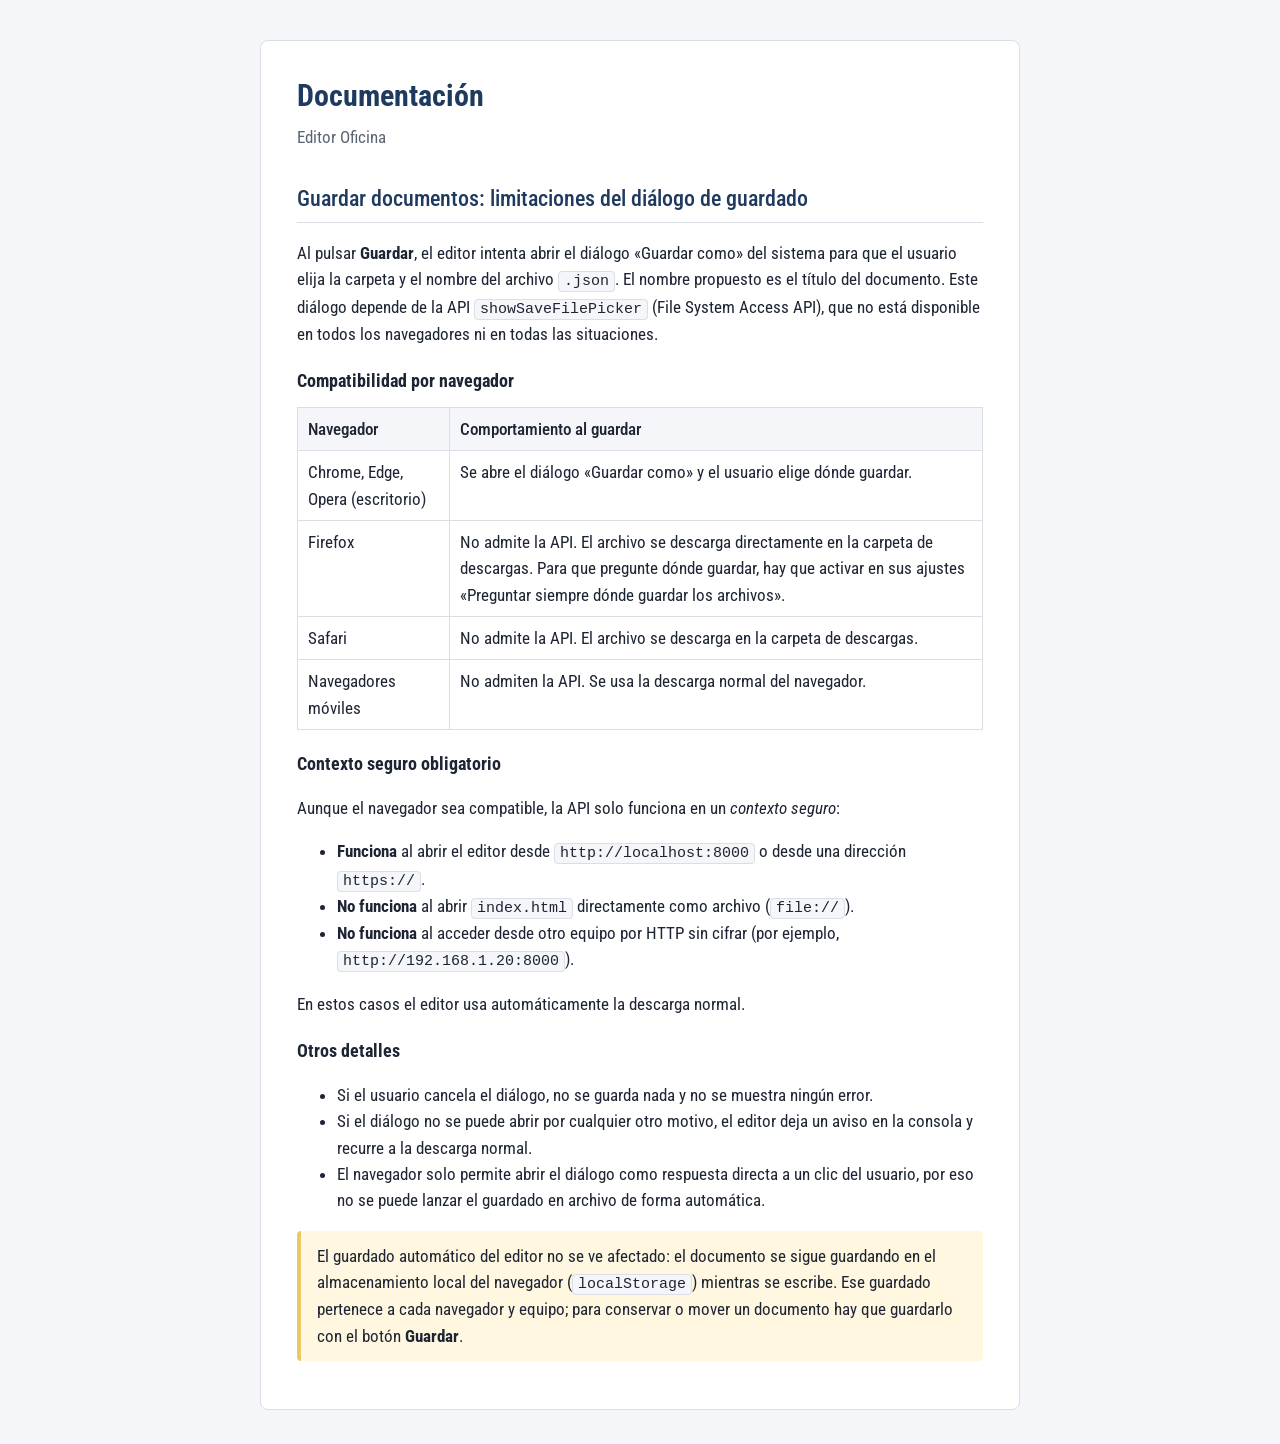
<file: documentacion.html>
<!DOCTYPE html>
<html lang="es">
<head>
    <meta charset="UTF-8">
    <meta name="viewport" content="width=device-width, initial-scale=1.0">
    <title>Documentación · Oficina</title>
    <link rel="preconnect" href="https://fonts.googleapis.com">
    <link rel="preconnect" href="https://fonts.gstatic.com" crossorigin>
    <link href="https://fonts.googleapis.com/css2?family=Roboto+Condensed:wght@300;400;500;700&display=swap" rel="stylesheet">
    <style>
        :root {
            --ink: #1d2433;
            --muted: #5b6475;
            --navy: #1f3a5f;
            --line: #d9dee7;
            --bg: #f4f6f9;
            --card: #ffffff;
            --note: #fff7e0;
            --note-line: #e8c96a;
        }

        * { box-sizing: border-box; }

        body {
            margin: 0;
            padding: 40px 16px;
            background: var(--bg);
            color: var(--ink);
            font-family: "Roboto Condensed", Arial, sans-serif;
            font-size: 17px;
            line-height: 1.55;
        }

        main {
            max-width: 760px;
            margin: 0 auto;
            padding: 32px 36px;
            background: var(--card);
            border: 1px solid var(--line);
            border-radius: 8px;
        }

        h1 {
            margin: 0 0 4px;
            color: var(--navy);
            font-size: 30px;
            font-weight: 700;
        }

        h2 {
            margin: 32px 0 8px;
            padding-bottom: 6px;
            border-bottom: 1px solid var(--line);
            color: var(--navy);
            font-size: 22px;
            font-weight: 500;
        }

        h3 {
            margin: 20px 0 6px;
            font-size: 18px;
            font-weight: 700;
        }

        .subtitle { margin: 0; color: var(--muted); }

        code {
            padding: 1px 5px;
            background: var(--bg);
            border: 1px solid var(--line);
            border-radius: 4px;
            font-size: 15px;
        }

        table {
            width: 100%;
            margin: 12px 0;
            border-collapse: collapse;
        }

        th, td {
            padding: 8px 10px;
            border: 1px solid var(--line);
            text-align: left;
            vertical-align: top;
        }

        th { background: var(--bg); font-weight: 500; }

        .note {
            margin: 16px 0;
            padding: 12px 16px;
            background: var(--note);
            border-left: 4px solid var(--note-line);
            border-radius: 4px;
        }

        @media (max-width: 680px) {
            body { padding: 16px; }
            main { padding: 20px 18px; }
        }
    </style>
</head>
<body>
    <main>
        <h1>Documentación</h1>
        <p class="subtitle">Editor Oficina</p>

        <h2>Guardar documentos: limitaciones del diálogo de guardado</h2>
        <p>
            Al pulsar <strong>Guardar</strong>, el editor intenta abrir el diálogo «Guardar como» del sistema
            para que el usuario elija la carpeta y el nombre del archivo <code>.json</code>. El nombre propuesto
            es el título del documento. Este diálogo depende de la API <code>showSaveFilePicker</code>
            (File System Access API), que no está disponible en todos los navegadores ni en todas las situaciones.
        </p>

        <h3>Compatibilidad por navegador</h3>
        <table>
            <thead>
                <tr>
                    <th>Navegador</th>
                    <th>Comportamiento al guardar</th>
                </tr>
            </thead>
            <tbody>
                <tr>
                    <td>Chrome, Edge, Opera (escritorio)</td>
                    <td>Se abre el diálogo «Guardar como» y el usuario elige dónde guardar.</td>
                </tr>
                <tr>
                    <td>Firefox</td>
                    <td>
                        No admite la API. El archivo se descarga directamente en la carpeta de descargas.
                        Para que pregunte dónde guardar, hay que activar en sus ajustes
                        «Preguntar siempre dónde guardar los archivos».
                    </td>
                </tr>
                <tr>
                    <td>Safari</td>
                    <td>No admite la API. El archivo se descarga en la carpeta de descargas.</td>
                </tr>
                <tr>
                    <td>Navegadores móviles</td>
                    <td>No admiten la API. Se usa la descarga normal del navegador.</td>
                </tr>
            </tbody>
        </table>

        <h3>Contexto seguro obligatorio</h3>
        <p>
            Aunque el navegador sea compatible, la API solo funciona en un <em>contexto seguro</em>:
        </p>
        <ul>
            <li><strong>Funciona</strong> al abrir el editor desde <code>http://localhost:8000</code> o desde una dirección <code>https://</code>.</li>
            <li><strong>No funciona</strong> al abrir <code>index.html</code> directamente como archivo (<code>file://</code>).</li>
            <li><strong>No funciona</strong> al acceder desde otro equipo por HTTP sin cifrar (por ejemplo, <code>http://192.168.1.20:8000</code>).</li>
        </ul>
        <p>En estos casos el editor usa automáticamente la descarga normal.</p>

        <h3>Otros detalles</h3>
        <ul>
            <li>Si el usuario cancela el diálogo, no se guarda nada y no se muestra ningún error.</li>
            <li>
                Si el diálogo no se puede abrir por cualquier otro motivo, el editor deja un aviso en la consola
                y recurre a la descarga normal.
            </li>
            <li>
                El navegador solo permite abrir el diálogo como respuesta directa a un clic del usuario,
                por eso no se puede lanzar el guardado en archivo de forma automática.
            </li>
        </ul>

        <div class="note">
            El guardado automático del editor no se ve afectado: el documento se sigue guardando en el
            almacenamiento local del navegador (<code>localStorage</code>) mientras se escribe. Ese guardado
            pertenece a cada navegador y equipo; para conservar o mover un documento hay que guardarlo con el botón <strong>Guardar</strong>.
        </div>
    </main>
</body>
</html>
</file>
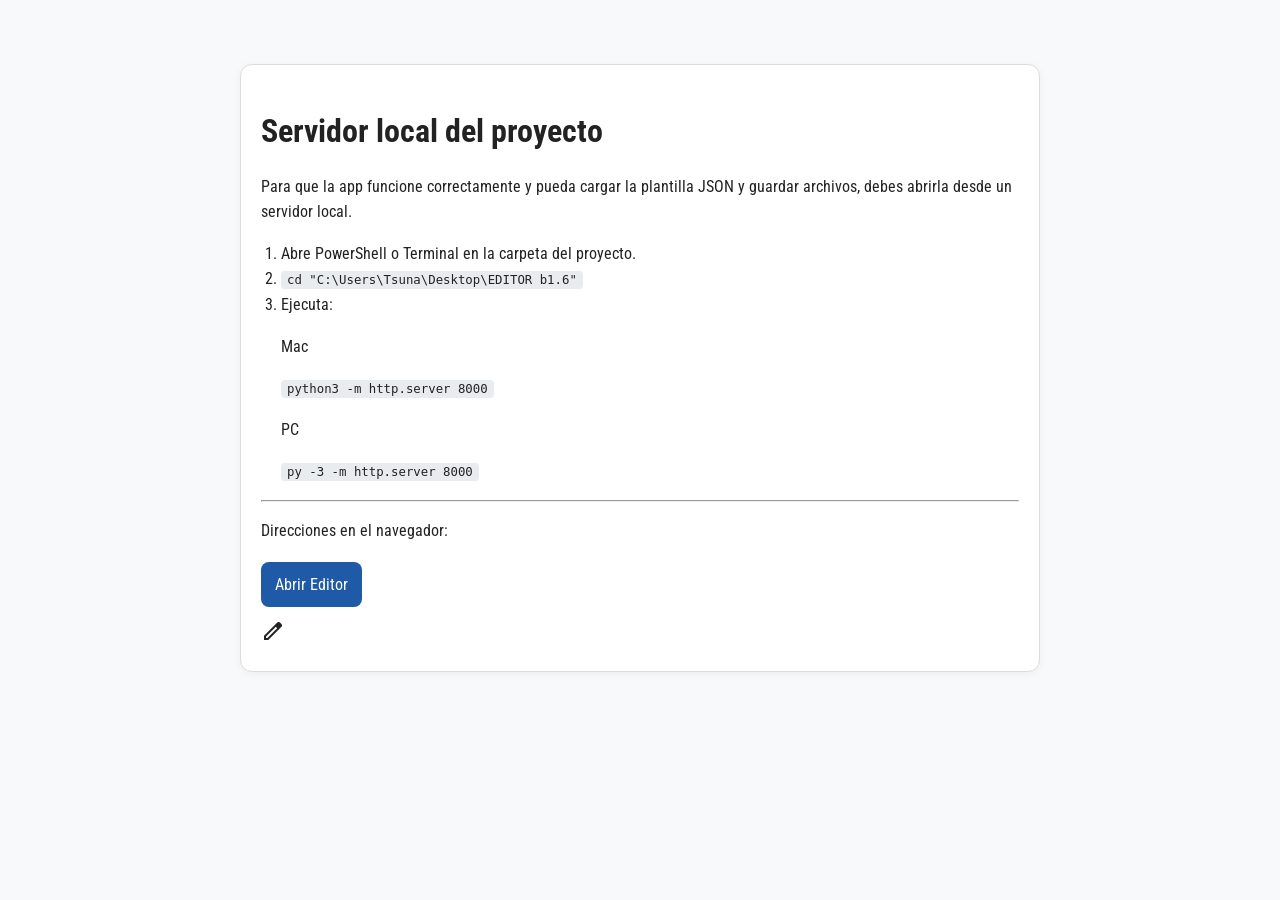
<file: localhost.html>
<!DOCTYPE html>
<html lang="es">
<head>
  <meta charset="utf-8">
  <meta name="viewport" content="width=device-width, initial-scale=1">
  <title>Servidor Local</title>
  <link rel="preconnect" href="https://fonts.googleapis.com">
  <link rel="preconnect" href="https://fonts.gstatic.com" crossorigin>
  <link href="https://fonts.googleapis.com/css2?family=Roboto+Condensed:wght@100..700&display=swap" rel="stylesheet">
  <link href="https://fonts.googleapis.com/css2?family=Geist+Mono:wght@100..700&display=swap" rel="stylesheet">
  <link rel="stylesheet" href="https://fonts.googleapis.com/css2?family=Material+Symbols+Outlined:opsz,wght,FILL,GRAD@20..48,100..700,0..1,-50..200&icon_names=edit" />
  <style>
    body {
      font-family: "Roboto Condensed", sans-serif;
      max-width: 800px;
      margin: 40px auto;
      padding: 24px;
      line-height: 1.6;
      color: #222;
      background: #f8f9fa;
    }
    h1 {
      margin-bottom: 16px;
    }
    code {
      background: #e9ecef;
      padding: 2px 6px;
      border-radius: 4px;
      font-size: 0.95em;
    }
    .box {
      background: white;
      border: 1px solid #ddd;
      border-radius: 12px;
      padding: 20px;
      box-shadow: 0 2px 8px rgba(0,0,0,0.05);
    }
    .links {
      margin-top: 18px;
    }
    a {
      display: inline-block;
      margin-right: 12px;
      margin-bottom: 12px;
      padding: 10px 14px;
      background: #1f5aa6;
      color: white;
      text-decoration: none;
      border-radius: 8px;
    }
    a:hover {
      background: #163f78;
    }
    ol {
      padding-left: 20px;
    }
    
    .material-symbols-outlined {
      font-variation-settings:
      'FILL' 0,
      'wght' 400,
      'GRAD' 0,
      'opsz' 24
    }
    
  </style>
</head>
<body>
  <div class="box">
    <h1>Servidor local del proyecto</h1>

    <p>Para que la app funcione correctamente y pueda cargar la plantilla JSON y guardar archivos, debes abrirla desde un servidor local.</p>

    <ol>
      <li>Abre PowerShell o Terminal en la carpeta del proyecto.</li>
      <li>
        <code>cd "C:\Users\Tsuna\Desktop\EDITOR b1.6"</code>
      </li>
      <li>Ejecuta:</li>
        <p>Mac</p><code>python3 -m http.server 8000</code>
        <p>PC</p><code>py -3 -m http.server 8000</code>
    </ol>

    <hr>
    <p>Direcciones en el navegador:</p>

    <div class="links">
      <a href="http://localhost:8000/index.html" target="_blank">Abrir Editor</a>
    </div>
<span class="material-symbols-outlined">
edit
</span>
  </div>
</body>
</html>
</file>
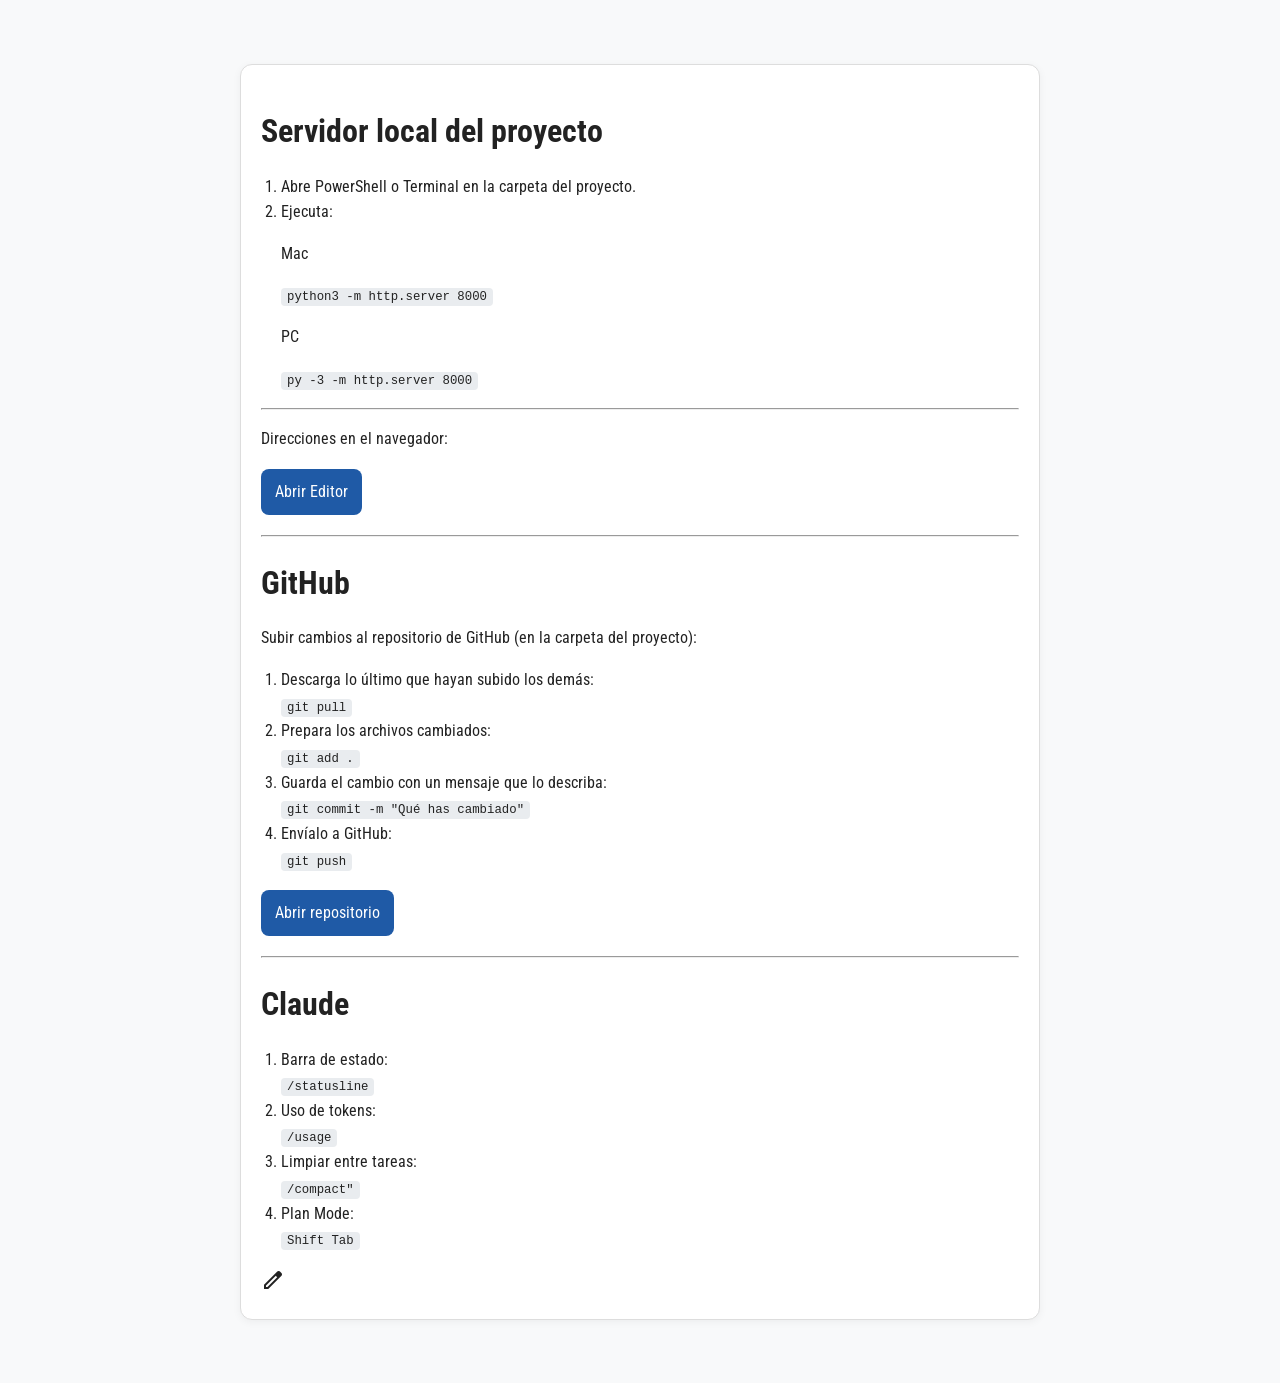
<file: notas.html>
<!DOCTYPE html>
<html lang="es">
<head>
  <meta charset="utf-8">
  <meta name="viewport" content="width=device-width, initial-scale=1">
  <title>Servidor Local</title>
  <link rel="preconnect" href="https://fonts.googleapis.com">
  <link rel="preconnect" href="https://fonts.gstatic.com" crossorigin>
  <link href="https://fonts.googleapis.com/css2?family=Roboto+Condensed:wght@100..700&display=swap" rel="stylesheet">
  <link href="https://fonts.googleapis.com/css2?family=Geist+Mono:wght@100..700&display=swap" rel="stylesheet">
  <link rel="stylesheet" href="https://fonts.googleapis.com/css2?family=Material+Symbols+Outlined:opsz,wght,FILL,GRAD@20..48,100..700,0..1,-50..200&icon_names=edit" />
  <style>
    body {
      font-family: "Roboto Condensed", sans-serif;
      max-width: 800px;
      margin: 40px auto;
      padding: 24px;
      line-height: 1.6;
      color: #222;
      background: #f8f9fa;
    }
    h1 {
      margin-bottom: 16px;
    }
    code {
      background: #e9ecef;
      padding: 2px 6px;
      border-radius: 4px;
      font-size: 0.95em;
    }
    .box {
      background: white;
      border: 1px solid #ddd;
      border-radius: 12px;
      padding: 20px;
      box-shadow: 0 2px 8px rgba(0,0,0,0.05);
    }
    .links {
      margin-top: 18px;
    }
    a {
      display: inline-block;
      margin-right: 12px;
      margin-bottom: 12px;
      padding: 10px 14px;
      background: #1f5aa6;
      color: white;
      text-decoration: none;
      border-radius: 8px;
    }
    a:hover {
      background: #163f78;
    }
    ol {
      padding-left: 20px;
    }
    
    .material-symbols-outlined {
      font-variation-settings:
      'FILL' 0,
      'wght' 400,
      'GRAD' 0,
      'opsz' 24
    }
    
  </style>
</head>
<body>
  <div class="box">
    <h1>Servidor local del proyecto</h1>


    <ol>
      <li>Abre PowerShell o Terminal en la carpeta del proyecto.</li>
      <li>Ejecuta:</li>
        <p>Mac</p><code>python3 -m http.server 8000</code>
        <p>PC</p><code>py -3 -m http.server 8000</code>
    </ol>

    <hr>
    <p>Direcciones en el navegador:</p>

    <div class="links">
      <a href="http://localhost:8000/index.html" target="_blank">Abrir Editor</a>
    </div>

    <hr>
        <h1>GitHub</h1>

    <p>Subir cambios al repositorio de GitHub (en la carpeta del proyecto):</p>

    <ol>
      <li>Descarga lo último que hayan subido los demás:<br><code>git pull</code></li>
      <li>Prepara los archivos cambiados:<br><code>git add .</code></li>
      <li>Guarda el cambio con un mensaje que lo describa:<br><code>git commit -m "Qué has cambiado"</code></li>
      <li>Envíalo a GitHub:<br><code>git push</code></li>
    </ol>

    <div class="links">
      <a href="https://github.com/tic01-easdo/EASDO-Editor-Corporativo" target="_blank">Abrir repositorio</a>
    </div>
    <hr>
        <h1>Claude</h1>
            <ol>
      <li>Barra de estado:<br><code>/statusline</code></li>
      <li>Uso de tokens:<br><code>/usage</code></li>
      <li>Limpiar entre tareas:<br><code>/compact"</code></li>
      <li>Plan Mode:<br><code>Shift Tab</code></li>
    </ol>

<span class="material-symbols-outlined">
edit
</span>
  </div>
</body>
</html>
</file>
